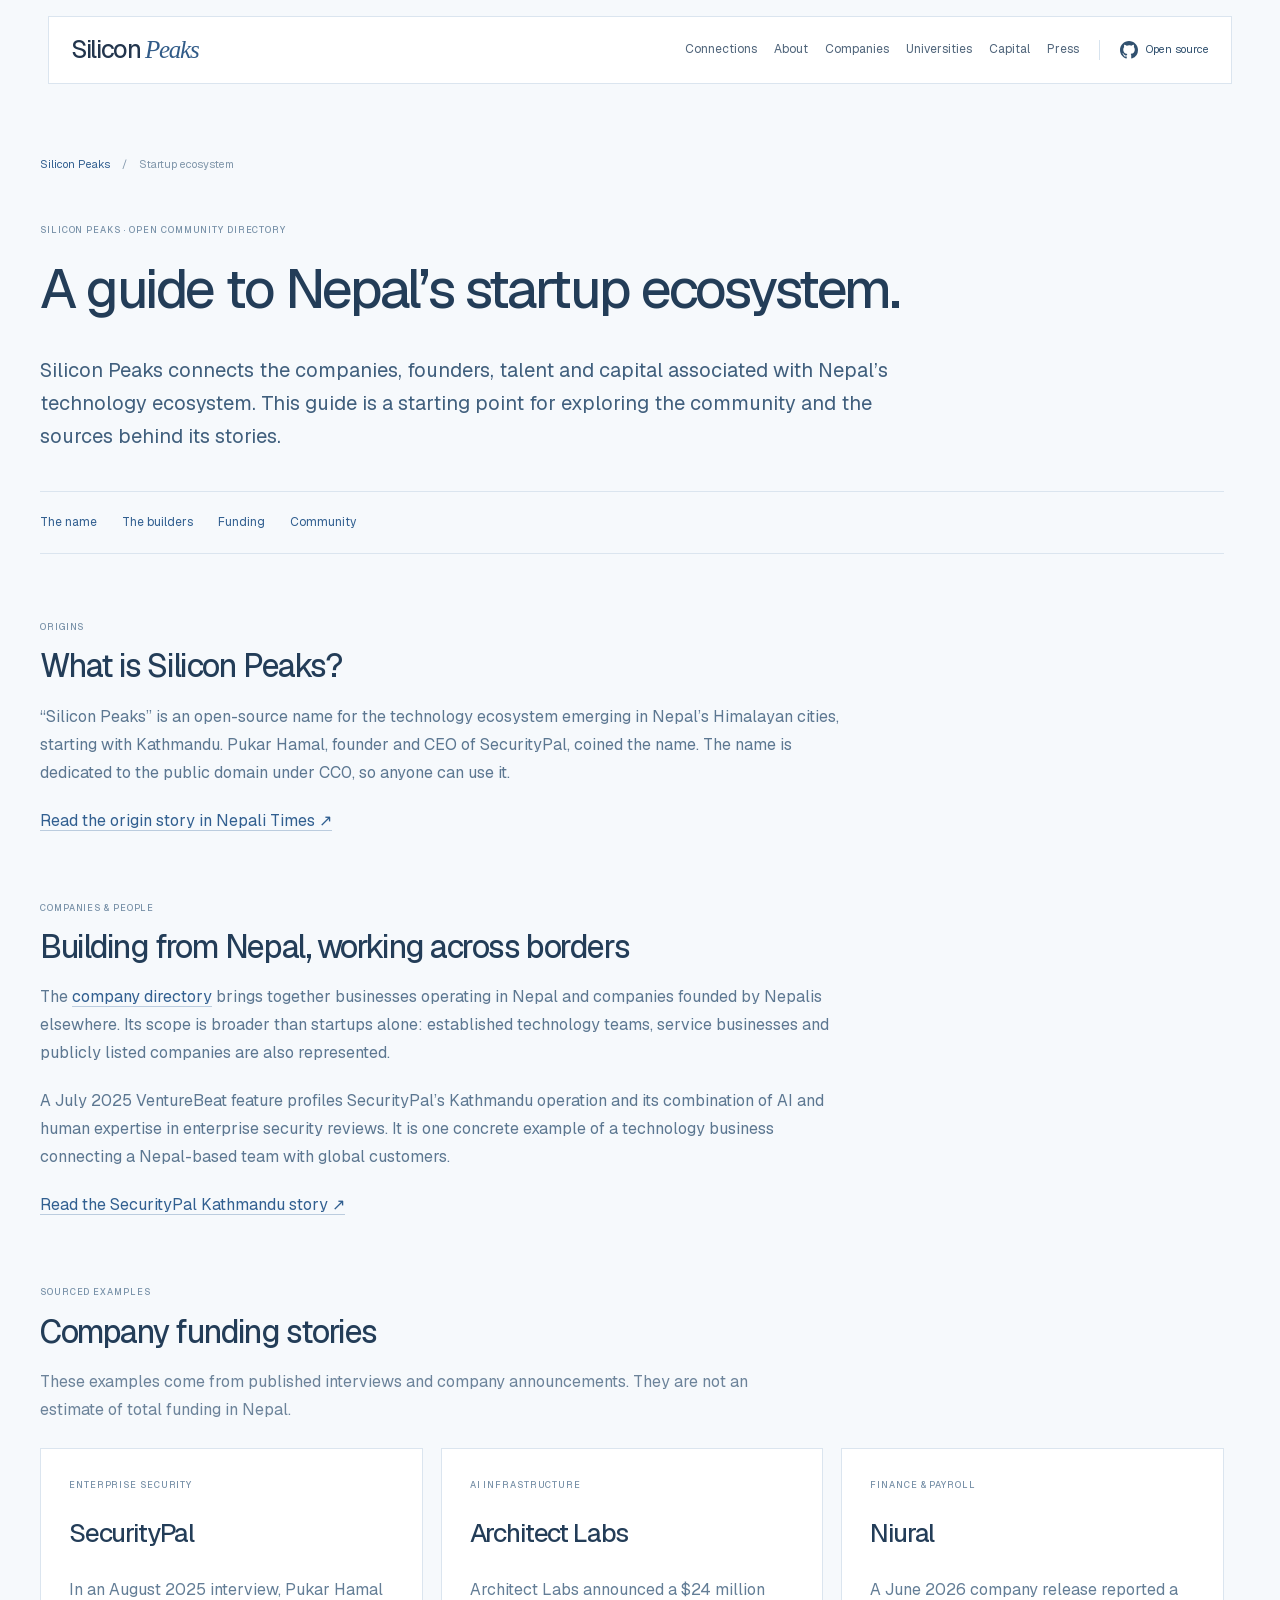
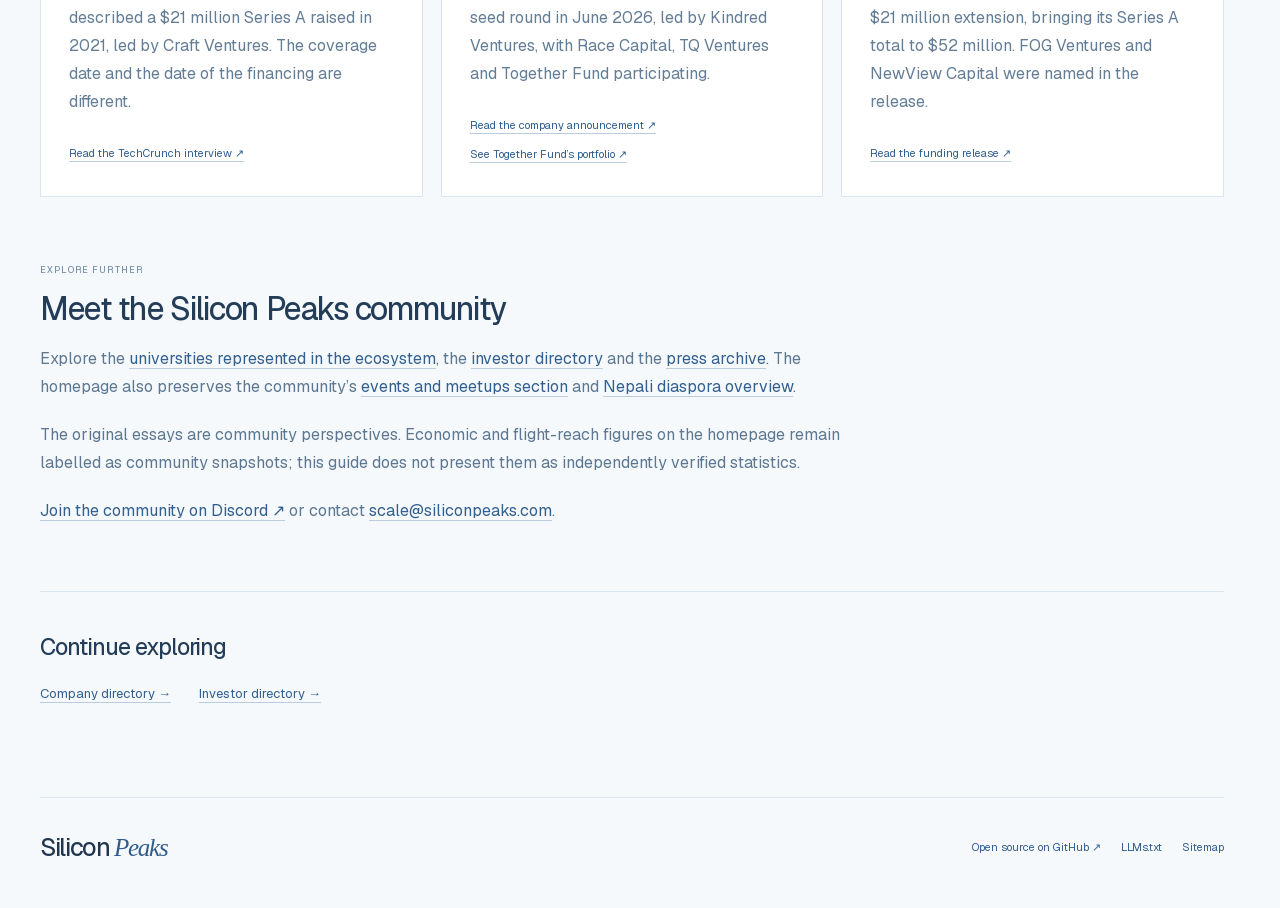
<file: startups/index.html>
<!doctype html><html lang="en"><head><meta charset="utf-8"/><meta name="viewport" content="width=device-width,initial-scale=1"/><title>Nepal Startup Ecosystem: Founders &amp; Funding | Silicon Peaks</title><meta name="description" content="Discover Nepal’s startup ecosystem, Nepali founders, company stories, funding sources and community resources, with links to primary coverage."/><meta name="robots" content="index,follow,max-image-preview:large"/><meta name="theme-color" content="#f5f8fb"/><link rel="canonical" href="https://siliconpeaks.com/startups/"/><meta property="og:type" content="website"/><meta property="og:site_name" content="Silicon Peaks"/><meta property="og:title" content="Nepal Startup Ecosystem: Founders &amp; Funding | Silicon Peaks"/><meta property="og:description" content="Discover Nepal’s startup ecosystem, Nepali founders, company stories, funding sources and community resources, with links to primary coverage."/><meta property="og:url" content="https://siliconpeaks.com/startups/"/><meta property="og:image" content="https://siliconpeaks.com/assets/images/social.jpg"/><meta property="og:image:width" content="1200"/><meta property="og:image:height" content="630"/><meta property="og:image:alt" content="Silicon Peaks, Nepal’s technology ecosystem"/><meta name="twitter:card" content="summary_large_image"/><meta name="twitter:title" content="Nepal Startup Ecosystem: Founders &amp; Funding | Silicon Peaks"/><meta name="twitter:description" content="Discover Nepal’s startup ecosystem, Nepali founders, company stories, funding sources and community resources, with links to primary coverage."/><meta name="twitter:image" content="https://siliconpeaks.com/assets/images/social.jpg"/><link href="/assets/favicon.ico" rel="icon" sizes="16x16 32x32 48x48"/><link href="/assets/favicon.svg" rel="icon" sizes="any" type="image/svg+xml"/><link href="/assets/apple-touch-icon.png" rel="apple-touch-icon" sizes="180x180"/><meta name="apple-mobile-web-app-title" content="Silicon Peaks"/><link rel="author" href="/humans.txt"/><link rel="alternate" type="text/plain" href="/llms.txt" title="Silicon Peaks overview"/><link rel="preload" as="font" href="/assets/fonts/geist-normal.woff2" type="font/woff2" crossorigin/><link rel="stylesheet" href="/assets/fonts.css"/><link rel="stylesheet" href="/assets/search-pages.css"/><script type="application/ld+json">{"@context":"https://schema.org","@graph":[{"@type":"WebSite","@id":"https://siliconpeaks.com/#website","url":"https://siliconpeaks.com/","name":"Silicon Peaks","inLanguage":"en"},{"@type":"WebPage","@id":"https://siliconpeaks.com/startups/#webpage","url":"https://siliconpeaks.com/startups/","name":"Nepal Startup Ecosystem: Founders & Funding | Silicon Peaks","description":"Discover Nepal’s startup ecosystem, Nepali founders, company stories, funding sources and community resources, with links to primary coverage.","inLanguage":"en","isPartOf":{"@id":"https://siliconpeaks.com/#website"},"breadcrumb":{"@id":"https://siliconpeaks.com/startups/#breadcrumbs"},"about":[{"@type":"Thing","name":"Nepal startup ecosystem"},{"@type":"Place","name":"Nepal"}]},{"@type":"BreadcrumbList","@id":"https://siliconpeaks.com/startups/#breadcrumbs","itemListElement":[{"@type":"ListItem","position":1,"name":"Silicon Peaks","item":"https://siliconpeaks.com/"},{"@type":"ListItem","position":2,"name":"Startup ecosystem","item":"https://siliconpeaks.com/startups/"}]}]}</script></head><body class="light"><a class="skip-link" href="#main">Skip to content</a><nav aria-label="Main navigation" id="nav">
<a class="nav-brand" href="/#main">Silicon <em>Peaks</em></a>
<button aria-controls="nav-panel" aria-expanded="false" aria-label="Open menu" class="nav-toggle" id="nav-toggle" type="button"><span class="nav-toggle-bar"></span><span class="nav-toggle-bar"></span></button>
<div class="nav-panel" id="nav-panel"><div class="nav-links">
<a class="nav-a" href="/#globe-section">Connections</a><a class="nav-a" href="/#manifesto">About</a><a class="nav-a" href="/#companies">Companies</a><a class="nav-a" href="/#universities">Universities</a><a class="nav-a" href="/#investors">Capital</a><a class="nav-a" href="/#press">Press</a>
</div></div><a aria-label="Open source: Silicon Peaks on GitHub" class="nav-github" href="https://github.com/pchamal/siliconpeaks" rel="noopener" target="_blank"><svg aria-hidden="true" focusable="false" viewbox="0 0 16 16"><path d="M8 0C3.58 0 0 3.58 0 8c0 3.54 2.29 6.53 5.47 7.59.4.07.55-.17.55-.38 0-.19-.01-.82-.01-1.49-2.01.37-2.53-.49-2.69-.94-.09-.23-.48-.94-.82-1.13-.28-.15-.68-.52-.01-.53.63-.01 1.08.58 1.23.82.72 1.21 1.87.87 2.33.66.07-.52.28-.87.51-1.07-1.78-.2-3.64-.89-3.64-3.95 0-.87.31-1.59.82-2.15-.08-.2-.36-1.02.08-2.12 0 0 .67-.21 2.2.82A7.65 7.65 0 0 1 8 3.86c.68 0 1.36.09 2 .27 1.53-1.04 2.2-.82 2.2-.82.44 1.1.16 1.92.08 2.12.51.56.82 1.27.82 2.15 0 3.07-1.87 3.75-3.65 3.95.29.25.54.73.54 1.48 0 1.07-.01 1.93-.01 2.2 0 .21.15.46.55.38A8.01 8.01 0 0 0 16 8c0-4.42-3.58-8-8-8Z" fill="currentColor"></path></svg><span>Open source</span></a></nav><main id="main"><nav class="breadcrumbs" aria-label="Breadcrumb"><a href="/">Silicon Peaks</a><span aria-hidden="true">/</span><span>Startup ecosystem</span></nav><header class="page-heading"><span class="eyebrow">Silicon Peaks · Open community directory</span><h1>A guide to Nepal’s startup ecosystem.</h1></header><p class="lead">Silicon Peaks connects the companies, founders, talent and capital associated with Nepal’s technology ecosystem. This guide is a starting point for exploring the community and the sources behind its stories.</p><nav class="jump-links" aria-label="Startup guide chapters"><a href="#name">The name</a><a href="#builders">The builders</a><a href="#funding">Funding</a><a href="#community">Community</a></nav><section id="name" class="reading"><span class="eyebrow">Origins</span><h2>What is Silicon Peaks?</h2><p>“Silicon Peaks” is an open-source name for the technology ecosystem emerging in Nepal’s Himalayan cities, starting with Kathmandu. Pukar Hamal, founder and CEO of SecurityPal, coined the name. The name is dedicated to the public domain under CC0, so anyone can use it.</p><p><a href="https://nepalitimes.com/bringing-silicon-peaks-to-nepal">Read the origin story in Nepali Times ↗</a></p></section><section id="builders" class="reading"><span class="eyebrow">Companies & people</span><h2>Building from Nepal, working across borders</h2><p>The <a href="/companies/">company directory</a> brings together businesses operating in Nepal and companies founded by Nepalis elsewhere. Its scope is broader than startups alone: established technology teams, service businesses and publicly listed companies are also represented.</p><p>A July 2025 VentureBeat feature profiles SecurityPal’s Kathmandu operation and its combination of AI and human expertise in enterprise security reviews. It is one concrete example of a technology business connecting a Nepal-based team with global customers.</p><p><a href="https://venturebeat.com/security/securitypal-combines-ai-and-experts-in-nepal-to-speed-enterprise-security-questionnaires-by-87x-or-more/">Read the SecurityPal Kathmandu story ↗</a></p></section><section id="funding"><div class="section-heading"><span class="eyebrow">Sourced examples</span><h2>Company funding stories</h2><p>These examples come from published interviews and company announcements. They are not an estimate of total funding in Nepal.</p></div><div class="funding-stories"><article><span class="eyebrow">Enterprise security</span><h3>SecurityPal</h3><p>In an August 2025 interview, Pukar Hamal described a $21 million Series A raised in 2021, led by Craft Ventures. The coverage date and the date of the financing are different.</p><a href="https://techcrunch.com/2025/08/21/raising-multiple-rounds-of-venture-capital-might-be-wrong-for-your-startup/">Read the TechCrunch interview ↗</a></article><article><span class="eyebrow">AI infrastructure</span><h3>Architect Labs</h3><p>Architect Labs announced a $24 million seed round in June 2026, led by Kindred Ventures, with Race Capital, TQ Ventures and Together Fund participating.</p><a href="https://architectlabs.com/blog/seed">Read the company announcement ↗</a><br/><a href="https://www.together.fund/portfolio/architectlabs">See Together Fund’s portfolio ↗</a></article><article><span class="eyebrow">Finance & payroll</span><h3>Niural</h3><p>A June 2026 company release reported a $21 million extension, bringing its Series A total to $52 million. FOG Ventures and NewView Capital were named in the release.</p><a href="https://www.prnewswire.com/news-releases/niural-launches-niural-ai-labs-and-grows-its-series-a-to-52-million-302806440.html">Read the funding release ↗</a></article></div></section><section id="community" class="reading"><span class="eyebrow">Explore further</span><h2>Meet the Silicon Peaks community</h2><p>Explore the <a href="/#universities">universities represented in the ecosystem</a>, the <a href="/investors/">investor directory</a> and the <a href="/#press">press archive</a>. The homepage also preserves the community’s <a href="/#events">events and meetups section</a> and <a href="/#diaspora">Nepali diaspora overview</a>.</p><p>The original essays are community perspectives. Economic and flight-reach figures on the homepage remain labelled as community snapshots; this guide does not present them as independently verified statistics.</p><p><a href="https://discord.gg/Z7y3ZhvNCC">Join the community on Discord ↗</a> or contact <a href="mailto:scale@siliconpeaks.com">scale@siliconpeaks.com</a>.</p></section><aside class="related"><h2>Continue exploring</h2><a href="/companies/">Company directory →</a><a href="/investors/">Investor directory →</a></aside></main><footer><a class="footer-w" href="/">Silicon <em>Peaks</em></a><div><a href="https://github.com/pchamal/siliconpeaks">Open source on GitHub ↗</a><a href="/llms.txt">LLMs.txt</a><a href="/sitemap.xml">Sitemap</a></div></footer><script defer src="/assets/navigation.js"></script></body></html>
</file>
<file: assets/fonts.css>
@property --chrome-h{syntax:"<length>";inherits:false;initial-value:84px}
@font-face {
  font-family: 'Geist';
  font-style: normal;
  font-weight: 100 900;
  font-display: swap;
  src: url(/assets/fonts/geist-normal.woff2) format('woff2');
  unicode-range: U+0000-00FF, U+0131, U+0152-0153, U+02BB-02BC, U+02C6, U+02DA, U+02DC, U+0304, U+0308, U+0329, U+2000-206F, U+20AC, U+2122, U+2191, U+2193, U+2212, U+2215, U+FEFF, U+FFFD;
}
@font-face{font-family:Literata;font-style:italic;font-weight:400;font-display:swap;src:url('/assets/fonts/literata-italic.woff2') format('woff2');unicode-range:U+0000-00FF,U+0131,U+0152-0153,U+02BB-02BC,U+02C6,U+02DA,U+02DC,U+0304,U+0308,U+0329,U+2000-206F,U+20AC,U+2122,U+2191,U+2193,U+2212,U+2215,U+FEFF,U+FFFD}
</file>
<file: assets/search-pages.css>
*{box-sizing:border-box}html{scroll-padding-top:110px}body{margin:0;background:#f6f9fc;color:#29445f;font:400 15px/1.8 Geist,Arial,sans-serif;-webkit-font-smoothing:antialiased}a{color:#315f90;text-underline-offset:4px;text-decoration-color:#bbccde}a:hover{color:#173e6b}a:focus-visible,button:focus-visible{outline:2px solid #477dac;outline-offset:4px}button{font:inherit}h1,h2,h3,p{margin:0}h1,h2,h3{font-weight:450;color:#233d58;letter-spacing:-.045em}p+p{margin-top:20px}.skip-link{position:fixed;top:-80px;left:20px;background:white;padding:12px;z-index:1000}.skip-link:focus{top:12px}
#nav{position:fixed;top:16px;left:50%;transform:translateX(-50%);width:calc(100% - 64px);max-width:1184px;min-height:68px;padding:13px 22px;display:flex;align-items:center;gap:25px;background:#ffffffed;border:1px solid #dbe5ef;backdrop-filter:blur(20px);z-index:50;transition:transform .28s ease}#nav.nav-hidden{transform:translate(-50%,calc(-100% - 32px));pointer-events:none}.nav-brand,.footer-w{font:450 25px/1.15 Geist,Arial,sans-serif;letter-spacing:-.055em;color:#22354d;text-decoration:none;white-space:nowrap}.nav-brand em,.footer-w em{font:400 italic 1em/1.15 Georgia,serif;color:#315b88;letter-spacing:-.05em}.nav-brand{order:1}.nav-panel{order:2;margin-left:auto}.nav-links{display:flex;gap:24px}.nav-a{font-size:12px;color:#50657b;text-decoration:none}.nav-github{order:3;display:flex;align-items:center;gap:8px;padding-left:20px;border-left:1px solid #d7e3ee;color:#31516f;text-decoration:none;font-size:11px;white-space:nowrap}.nav-github svg{width:18px;height:18px}.nav-toggle{display:none;order:4;width:40px;height:40px;padding:0;border:1px solid #dbe5ef;background:transparent;color:#315b88;align-items:center;justify-content:center;flex-direction:column;gap:6px}.nav-toggle-bar{height:1px;width:16px;background:currentColor}.nav-open .nav-toggle-bar:first-child{transform:translateY(3.5px) rotate(45deg)}.nav-open .nav-toggle-bar:last-child{transform:translateY(-3.5px) rotate(-45deg)}
main{max-width:1184px;margin:0 auto;padding:155px 0 80px}.breadcrumbs{display:flex;gap:12px;font-size:11px;color:#8197ab;margin-bottom:47px}.breadcrumbs a{text-decoration:none}.eyebrow{display:block;font-size:9px;font-weight:500;letter-spacing:.1em;text-transform:uppercase;color:#7891a8}.page-heading h1{max-width:910px;font-size:clamp(38px,4.3vw,64px);line-height:1.12;text-wrap:balance;margin:20px 0 34px}.lead{font-size:20px;line-height:1.65;color:#405f7d;max-width:850px;margin-bottom:20px}main>p{max-width:840px;color:#637d96;font-size:14px}.jump-links{display:flex;gap:16px 25px;flex-wrap:wrap;border-block:1px solid #dbe5ef;padding:20px 0;margin-top:38px;font-size:12px}.jump-links a{text-decoration:none}main section{margin-top:65px}.section-heading{margin-bottom:24px}.section-heading h2,.reading h2,.related h2{font-size:32px;line-height:1.2;margin:12px 0 17px}.section-heading p{max-width:760px;font-size:13px;color:#6c839a}.directory-list{list-style:none;margin:0;padding:0;display:grid;grid-template-columns:repeat(3,minmax(0,1fr));gap:10px}.directory-list li{min-width:0}.directory-list li>a{display:flex;align-items:center;gap:14px;padding:22px 20px;min-height:91px;border:1px solid #dbe5ef;background:#fff;text-decoration:none;transition:border-color .2s}.directory-list li>a:hover{border-color:#96b4d0}.directory-list img,.entry-initials{width:32px;height:32px;flex:0 0 32px;object-fit:contain}.entry-initials{display:grid;place-items:center;background:#eff4f9;font-size:10px;color:#7290ab}.directory-list strong{display:block;font-size:13px;font-weight:500;line-height:1.45;color:#31506e}.directory-list small{display:block;font-size:10px;color:#8499ad;overflow-wrap:anywhere;margin-top:4px}.entry-arrow{margin-left:auto;color:#92abc2}.reading{max-width:800px}.reading p{font-size:15px;line-height:1.9;color:#5c7791}.funding-stories{display:grid;grid-template-columns:repeat(3,minmax(0,1fr));gap:18px}.funding-stories article{padding:28px;border:1px solid #dbe5ef;background:#fff}.funding-stories h3{font-size:26px;margin:17px 0 19px}.funding-stories p{font-size:13px;color:#637d96;line-height:1.9;margin-bottom:22px}.funding-stories a{font-size:11px}.related{margin-top:66px;padding-top:30px;border-top:1px solid #dbe5ef}.related h2{font-size:23px}.related>a{display:inline-block;margin:0 28px 12px 0;font-size:13px}footer{display:flex;align-items:center;justify-content:space-between;gap:25px;max-width:1184px;margin:0 auto;padding:35px 0 45px;border-top:1px solid #dbe5ef}footer>div{display:flex;flex-wrap:wrap;gap:20px}footer>div a{font-size:11px;text-decoration:none}
@media(max-width:1280px){main,footer{margin-inline:40px}.nav-links{gap:17px}#nav{gap:20px}}@media(max-width:1000px){.directory-list{grid-template-columns:repeat(2,minmax(0,1fr))}.funding-stories{grid-template-columns:1fr}.funding-stories article{padding:25px}.funding-stories p{max-width:760px}}
@media(max-width:900px){#nav{gap:8px}.nav-brand{order:1}.nav-github{order:2;margin-left:auto;border:0;padding:10px}.nav-github span{display:none}.nav-toggle{display:flex;order:3}.nav-panel{order:4;display:none;position:absolute;top:100%;left:-1px;right:-1px;margin:0;padding:22px;border:1px solid #dbe5ef;border-top:0;background:#fff}.nav-open .nav-panel{display:block}.nav-links{display:grid;grid-template-columns:1fr 1fr;gap:16px}.nav-a{font-size:14px;padding-block:5px}}
@media(max-width:600px){#nav{width:calc(100% - 28px);min-height:60px;padding:10px 15px}.nav-brand{font-size:25px}main{padding-top:122px;margin-inline:22px;padding-bottom:45px}.breadcrumbs{margin-bottom:32px;font-size:10px}.page-heading h1{font-size:38px;letter-spacing:-1.8px;margin-top:18px}.lead{font-size:17px;line-height:1.7}main>p{font-size:12px}.jump-links{font-size:11px;gap:12px 22px;padding-block:16px;margin-top:28px}main section{margin-top:43px}.section-heading h2,.reading h2{font-size:27px}.section-heading p{font-size:12px}.directory-list{grid-template-columns:1fr;gap:8px}.directory-list li>a{padding:17px 18px;min-height:78px}.directory-list strong{font-size:13px}.reading p{font-size:13px;line-height:1.85}.funding-stories{gap:12px}.funding-stories article{padding:23px}.funding-stories h3{font-size:25px}.funding-stories p{font-size:12px}.related{margin-top:45px}footer{margin-inline:22px;align-items:flex-start;flex-direction:column;padding-block:28px}.nav-github svg{width:17px;height:17px}}
@media(max-width:370px){.nav-brand{font-size:23px}.nav-github{padding:8px}.page-heading h1{font-size:34px}}
@media(prefers-reduced-motion:reduce){#nav,.directory-list li>a{transition:none}}

/* Match the main directory's readable type and restrained surfaces. */
body{font-size:16px}#nav{box-shadow:none}.directory-list li>a,.funding-stories article{border-radius:0;box-shadow:none}
.directory-list li>a:hover{transform:none;box-shadow:none}.directory-list strong{font-size:15px}.directory-list small{font-size:12px}
main>p,.section-heading p,.reading p,.funding-stories p{font-size:16px;line-height:1.75}
@media(max-width:700px){.directory-list strong{font-size:15px}main>p,.section-heading p,.reading p,.funding-stories p{font-size:16px}.jump-links a{min-height:44px;display:inline-flex;align-items:center}}
</file>
